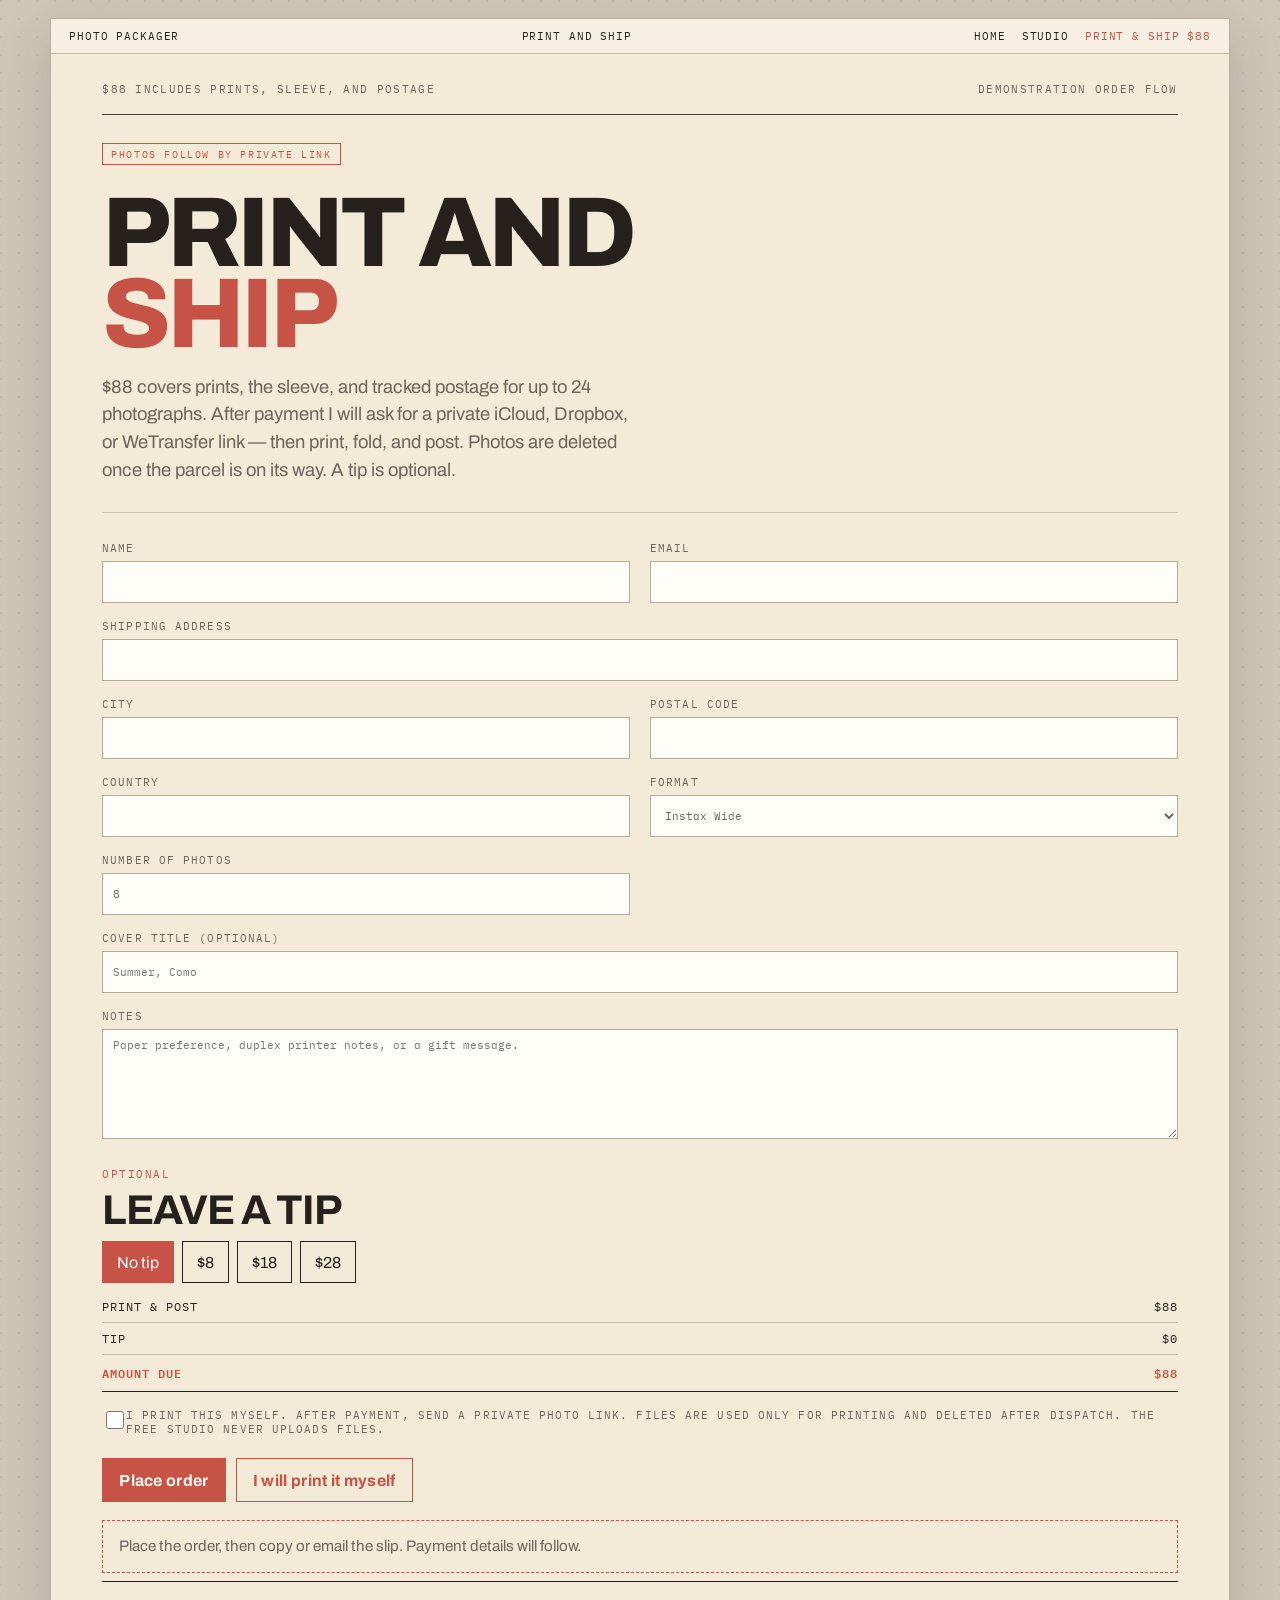
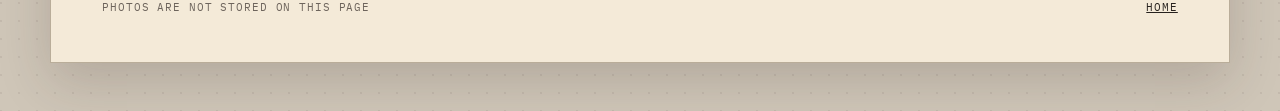
<file: commission.html>
<!doctype html>
<html lang="en">
  <head>
    <meta charset="utf-8" />
    <meta name="viewport" content="width=device-width, initial-scale=1, viewport-fit=cover" />
    <title>Print and ship — Photo Packager</title>
    <meta name="description" content="Have a photo set printed and posted for $88, with an optional tip." />
    <meta name="theme-color" content="#c65345" />
    <meta property="og:title" content="Print and ship — Photo Packager" />
    <meta property="og:description" content="A demonstration order flow for having a photo set printed, packaged and posted." />
    <meta property="og:image" content="./assets/renders/photo-case-closed.png" />
    <link rel="preconnect" href="https://fonts.googleapis.com" />
    <link rel="preconnect" href="https://fonts.gstatic.com" crossorigin />
    <link href="https://fonts.googleapis.com/css2?family=Archivo:wght@400;600;700;800&family=IBM+Plex+Mono:wght@400;500;600;700&display=swap" rel="stylesheet" />
    <link rel="stylesheet" href="./site.css?v=6" />
  </head>
  <body class="site">
    <main class="sheet">
      <header class="site-rail">
        <a href="./">Photo Packager</a>
        <span>Print and ship</span>
        <nav>
          <a href="./">Home</a>
          <a href="./studio.html">Studio</a>
          <a href="./commission.html" aria-current="page">Print &amp; ship $88</a>
        </nav>
      </header>
      <div class="sheet-pad">
        <div class="meta-row">
          <span>$88 includes prints, sleeve, and postage</span>
          <span>Demonstration order flow</span>
        </div>
        <hr class="rule" />
        <p class="stamp">Photos follow by private link</p>
        <h1 class="display" style="font-size:clamp(3.2rem,10vw,6.2rem)">Print and <span>ship</span></h1>
        <p class="lead">$88 covers prints, the sleeve, and tracked postage for up to 24 photographs. After payment I will ask for a private iCloud, Dropbox, or WeTransfer link — then print, fold, and post. Photos are deleted once the parcel is on its way. A tip is optional.</p>

        <hr class="rule thin" />

        <form id="orderForm" class="stack">
          <div class="form-grid">
            <label>Name<input id="name" name="name" autocomplete="name" required /></label>
            <label>Email<input id="email" name="email" type="email" autocomplete="email" required /></label>
            <label class="span-2">Shipping address<input id="address" name="address" autocomplete="street-address" required /></label>
            <label>City<input id="city" name="city" autocomplete="address-level2" required /></label>
            <label>Postal code<input id="postal" name="postal" autocomplete="postal-code" required /></label>
            <label>Country<input id="country" name="country" autocomplete="country-name" required /></label>
            <label>Format
              <select id="format" name="format">
                <option value="instax-wide">Instax Wide</option>
                <option value="instax-mini">Instax Mini</option>
                <option value="4r">4R portrait</option>
                <option value="4r-landscape">4R landscape</option>
                <option value="square">Square</option>
              </select>
            </label>
            <label>Number of photos
              <input id="count" name="count" type="number" min="1" max="24" value="8" required />
            </label>
            <label class="span-2">Cover title (optional)<input id="title" name="title" maxlength="40" placeholder="Summer, Como" /></label>
            <label class="span-2">Notes<textarea id="notes" name="notes" placeholder="Paper preference, duplex printer notes, or a gift message."></textarea></label>
          </div>

          <p class="section-kicker" style="margin-top:28px">Optional</p>
          <h2 class="section">Leave a tip</h2>
          <div class="tips" role="group" aria-label="Tip amount">
            <button class="tip" type="button" data-tip="0" aria-pressed="true">No tip</button>
            <button class="tip" type="button" data-tip="8" aria-pressed="false">$8</button>
            <button class="tip" type="button" data-tip="18" aria-pressed="false">$18</button>
            <button class="tip" type="button" data-tip="28" aria-pressed="false">$28</button>
          </div>

          <div class="totals" aria-live="polite">
            <div><span>Print &amp; post</span><span id="baseTotal">$88</span></div>
            <div><span>Tip</span><span id="tipTotal">$0</span></div>
            <div class="grand"><span>Amount due</span><span id="grandTotal">$88</span></div>
          </div>

          <label class="check span-2">
            <input id="consent" type="checkbox" required />
            <span>I print this myself. After payment, send a private photo link. Files are used only for printing and deleted after dispatch. The free studio never uploads files.</span>
          </label>

          <div class="actions" style="display:flex;flex-wrap:wrap;gap:10px;margin-top:22px">
            <button class="btn" type="submit">Place order</button>
            <a class="btn ghost" href="./studio.html">I will print it myself</a>
          </div>
        </form>

        <p class="notice" id="payNotice">Place the order, then pay if a payment button appears. Send photographs afterwards with a private link — not on this page.</p>

        <section class="accession" id="accession" hidden>
          <p class="stamp">Order</p>
          <h2 id="accessionTitle">Your order</h2>
          <pre class="slip" id="slip"></pre>
          <div class="actions" style="display:flex;flex-wrap:wrap;gap:10px;margin-top:18px">
            <a class="btn" id="payButton" href="#" hidden>Pay now</a>
            <a class="btn ghost" id="mailButton" href="#">Email this slip</a>
            <button class="btn ghost" id="copyButton" type="button">Copy slip</button>
          </div>
        </section>

        <footer class="site-footer">
          <span>Photos are not stored on this page</span>
          <a href="./">Home</a>
        </footer>
      </div>
    </main>
    <script src="./site-config.js"></script>
    <script src="./commission.js?v=3"></script>
  </body>
</html>
</file>
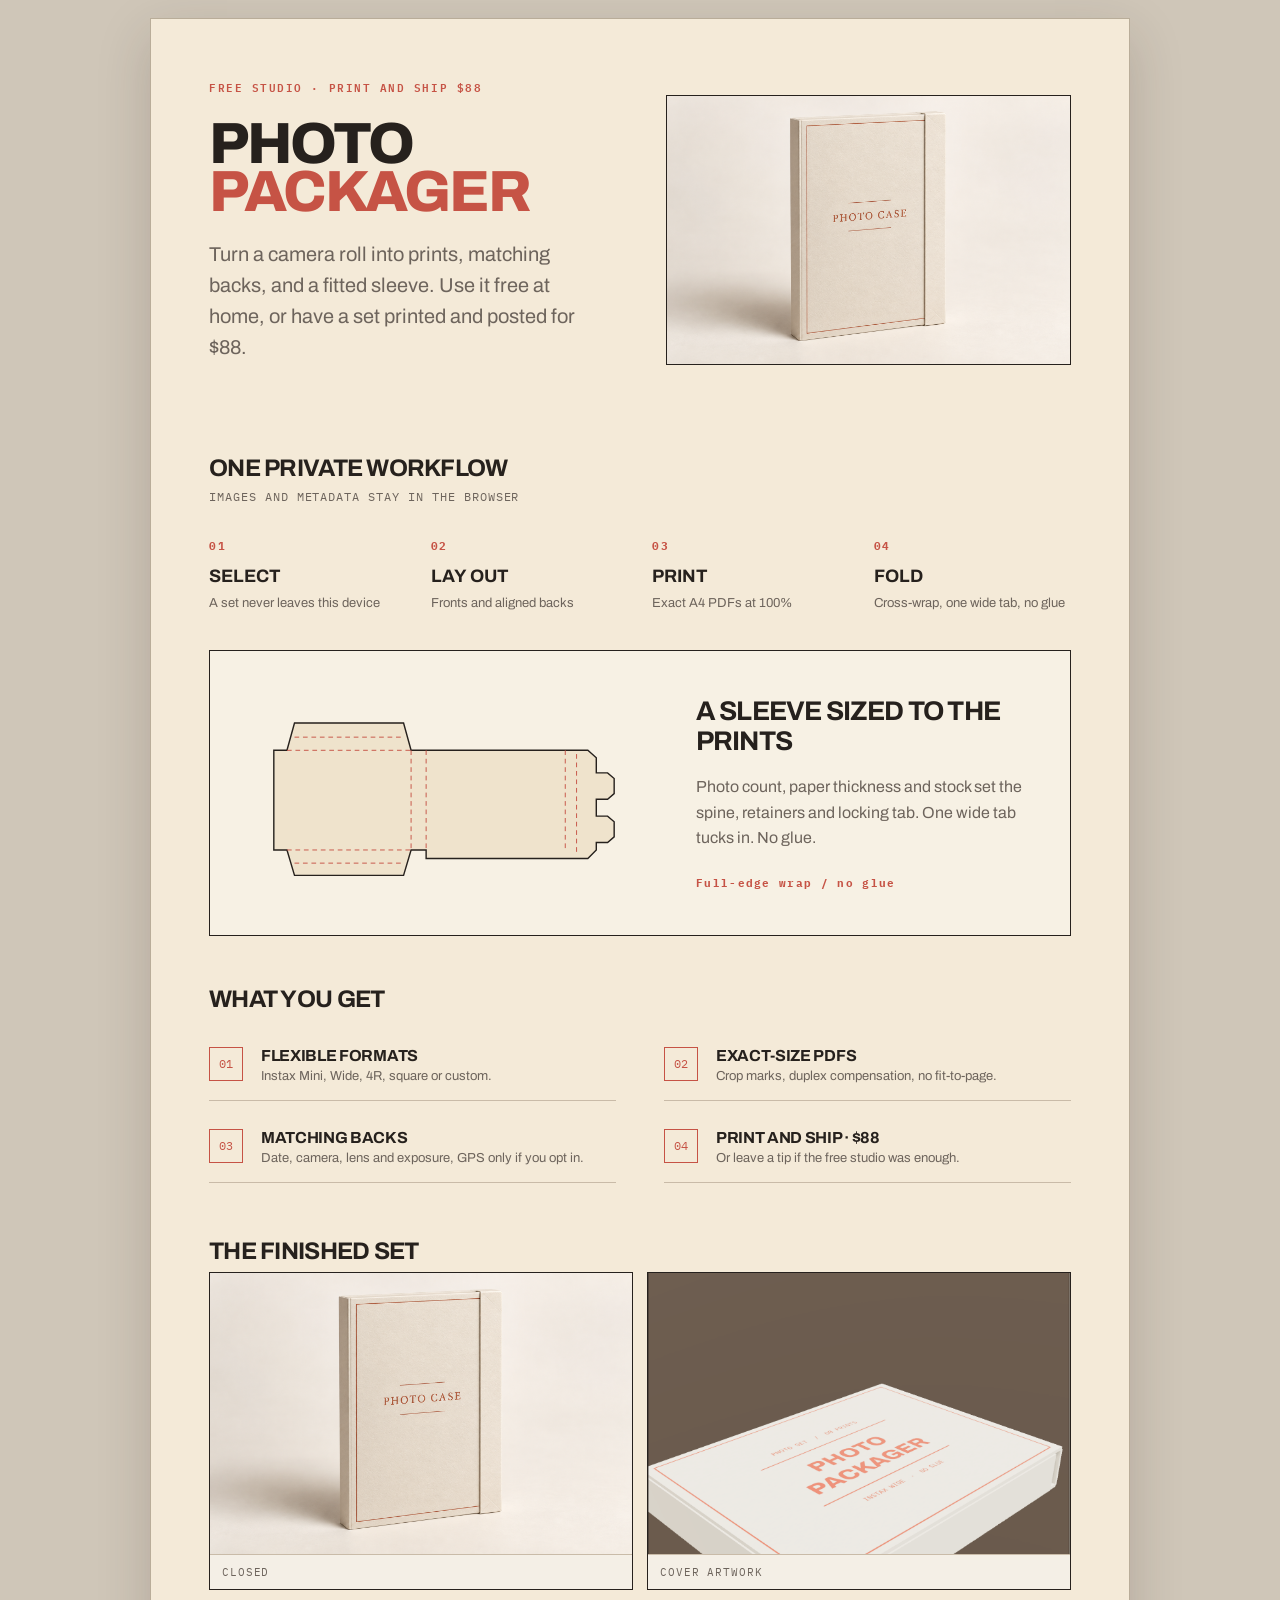
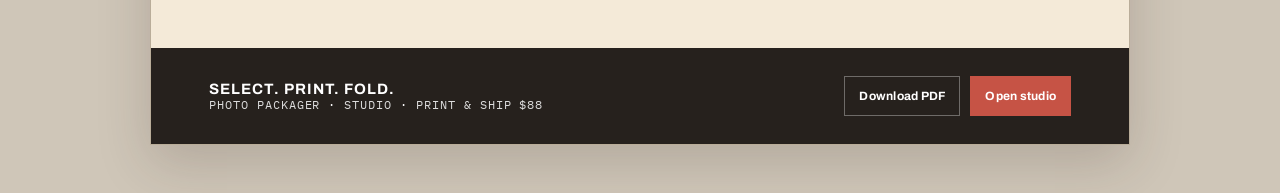
<file: one-pager.html>
<!doctype html>
<html lang="en">
<head>
  <meta charset="utf-8">
  <meta name="viewport" content="width=device-width,initial-scale=1">
  <title>Photo Packager</title>
  <meta name="description" content="Free in-browser prints, matching backs, and a no-glue sleeve — or print and ship for $88." />
  <link rel="preconnect" href="https://fonts.googleapis.com" />
  <link rel="preconnect" href="https://fonts.gstatic.com" crossorigin />
  <link href="https://fonts.googleapis.com/css2?family=Archivo:wght@400;600;700;800&family=IBM+Plex+Mono:wght@400;500;600;700&display=swap" rel="stylesheet" />
  <style>
    :root{--paper:#f4ead8;--cream:#efe3cc;--red:#c65345;--ink:#26211d;--muted:#6d645c;--line:#c9bba8;--sans:"Archivo","Helvetica Neue",Helvetica,Arial,sans-serif;--mono:"IBM Plex Mono",ui-monospace,monospace;font-family:var(--sans)}
    *{box-sizing:border-box}body{margin:0;background:#cfc6b8;color:var(--ink)}
    .page{width:min(100%,980px);min-height:100vh;margin:18px auto 48px;padding:58px;background:var(--paper);border:1px solid #b9ad99;box-shadow:0 18px 50px rgba(48,36,28,.18)}
    .top{display:grid;grid-template-columns:1fr 1fr;gap:52px;align-items:center}
    .eyebrow{color:var(--red);font-family:var(--mono);font-size:11px;font-weight:600;letter-spacing:.14em;text-transform:uppercase}
    .title{font-size:58px;line-height:.82;margin:24px 0;letter-spacing:-.04em;text-transform:uppercase;font-weight:800}
    .title span{display:block;color:var(--red)}
    .lead{font-size:20px;line-height:1.55;color:var(--muted);max-width:390px}
    .hero{display:block;padding:0;overflow:hidden;border:1px solid var(--ink);background:var(--cream)}
    .hero>img{display:block;width:100%;aspect-ratio:1.5;object-fit:cover}
    .workflow{margin:72px 0 40px}.workflow h2,.features h2,.renders h2{font-size:24px;margin:0 0 8px;text-transform:uppercase;letter-spacing:-.03em}
    .sub{color:var(--muted);font-family:var(--mono);font-size:12px;letter-spacing:.08em;text-transform:uppercase}
    .steps{display:grid;grid-template-columns:repeat(4,1fr);gap:24px;margin-top:35px}
    .step b{display:block;color:var(--red);font-family:var(--mono);font-size:11px;letter-spacing:.14em}
    .step strong{display:block;margin:13px 0 7px;font-size:18px;text-transform:uppercase}
    .step span{color:var(--muted);font-size:13px}
    .case-panel{display:grid;grid-template-columns:1.2fr 1fr;gap:46px;align-items:center;margin:35px 0;padding:45px;background:#f7f1e4;border:1px solid var(--ink)}
    .dieline{width:100%}.dieline .cut{fill:var(--cream);stroke:var(--ink);stroke-width:1.5}.dieline .score{fill:none;stroke:var(--red);stroke-width:1;stroke-dasharray:5 4}
    .case-copy h2{font-size:27px;margin:0 0 18px;text-transform:uppercase;letter-spacing:-.03em}
    .case-copy p{color:var(--muted);line-height:1.6}
    .case-copy b{display:block;margin-top:25px;color:var(--red);font-family:var(--mono);font-size:11px;letter-spacing:.12em}
    .features{margin-top:50px}
    .grid{display:grid;grid-template-columns:1fr 1fr;gap:28px 48px;margin-top:35px}
    .feature{display:grid;grid-template-columns:38px 1fr;gap:14px;padding-bottom:17px;border-bottom:1px solid var(--line)}
    .num{display:grid;place-items:center;width:34px;height:34px;border:1px solid var(--red);color:var(--red);font-family:var(--mono);font-size:12px}
    .feature strong{display:block;text-transform:uppercase;letter-spacing:-.02em}
    .feature p{margin:5px 0 0;color:var(--muted);font-size:13px}
    .renders{margin-top:55px}
    .render-grid{display:grid;grid-template-columns:1fr 1fr;gap:14px}
    .render-grid figure{margin:0;border:1px solid var(--ink);background:#f4efe6}
    .render-grid img{display:block;width:100%;aspect-ratio:1.5;object-fit:cover}
    .render-grid figcaption{padding:10px 12px;color:var(--muted);font-family:var(--mono);font-size:11px;letter-spacing:.08em;text-transform:uppercase;border-top:1px solid var(--line)}
    .footer{display:flex;justify-content:space-between;align-items:center;margin:58px -58px -58px;padding:28px 58px;background:var(--ink);color:white;font-family:var(--mono);font-size:12px;letter-spacing:.08em;text-transform:uppercase}
    .footer strong{font-size:15px;font-family:var(--sans)}
    .footer a{color:#ddd;text-decoration:none}
    .actions{display:flex;gap:10px}
    .actions a{display:inline-flex;align-items:center;min-height:40px;padding:0 14px;border:1px solid #ffffff55;color:white;font-weight:700;text-transform:none;letter-spacing:.02em;font-family:var(--sans)}
    .actions a.primary{background:var(--red);border-color:var(--red)}
    @media(max-width:760px){.page{padding:28px}.top,.case-panel{grid-template-columns:1fr}.hero{margin-top:20px}.title{font-size:44px}.steps,.grid,.render-grid{grid-template-columns:1fr 1fr}.footer{margin:42px -28px -28px;padding:24px 28px;display:grid;gap:18px}}
    @media print{body{background:white}.page{box-shadow:none;width:100%;padding:12mm;margin:0;border:0}.footer{margin:12mm -12mm -12mm}.actions{display:none}}
  </style>
</head>
<body>
<main class="page">
  <section class="top">
    <div>
      <div class="eyebrow">Free studio · Print and ship $88</div>
      <h1 class="title">Photo <span>Packager</span></h1>
      <p class="lead">Turn a camera roll into prints, matching backs, and a fitted sleeve. Use it free at home, or have a set printed and posted for $88.</p>
    </div>
    <div class="hero"><img src="./assets/renders/photo-case-closed.png" alt="Closed cream paper sleeve"></div>
  </section>
  <section class="workflow">
    <h2>One private workflow</h2>
    <div class="sub">Images and metadata stay in the browser</div>
    <div class="steps">
      <div class="step"><b>01</b><strong>Select</strong><span>A set never leaves this device</span></div>
      <div class="step"><b>02</b><strong>Lay out</strong><span>Fronts and aligned backs</span></div>
      <div class="step"><b>03</b><strong>Print</strong><span>Exact A4 PDFs at 100%</span></div>
      <div class="step"><b>04</b><strong>Fold</strong><span>Cross-wrap, one wide tab, no glue</span></div>
    </div>
  </section>
  <section class="case-panel">
    <svg class="dieline" viewBox="0 0 420 180" role="img" aria-label="Foldable photo sleeve dieline"><path class="cut" d="M20 45H34L42 16H158L166 45H182V45H330H354L363 53V69H375L382 75V91L375 97H363V115H375L382 121V137L375 143H363V151L354 160H330H182V151H166L158 178H42L34 151H20Z"/><path class="score" d="M34 45H166M42 31H158M34 151H166M42 165H158M166 45V151M182 45V151M330 45V151M342 49V156"/></svg>
    <div class="case-copy">
      <h2>A sleeve sized to the prints</h2>
      <p>Photo count, paper thickness and stock set the spine, retainers and locking tab. One wide tab tucks in. No glue.</p>
      <b>Full-edge wrap / no glue</b>
    </div>
  </section>
  <section class="features">
    <h2>What you get</h2>
    <div class="grid">
      <div class="feature"><span class="num">01</span><div><strong>Flexible formats</strong><p>Instax Mini, Wide, 4R, square or custom.</p></div></div>
      <div class="feature"><span class="num">02</span><div><strong>Exact-size PDFs</strong><p>Crop marks, duplex compensation, no fit-to-page.</p></div></div>
      <div class="feature"><span class="num">03</span><div><strong>Matching backs</strong><p>Date, camera, lens and exposure, GPS only if you opt in.</p></div></div>
      <div class="feature"><span class="num">04</span><div><strong>Print and ship · $88</strong><p>Or leave a tip if the free studio was enough.</p></div></div>
    </div>
  </section>
  <section class="renders">
    <h2>The finished set</h2>
    <div class="render-grid">
      <figure><img src="./assets/renders/photo-case-closed.png" alt="Closed wrap"><figcaption>Closed</figcaption></figure>
      <figure><img src="./assets/package-three-quarter.png" alt="Closed wrap with cover artwork"><figcaption>Cover artwork</figcaption></figure>
    </div>
  </section>
  <footer class="footer">
    <div><strong>Select. Print. Fold.</strong><br><a href="./">Photo Packager</a> · <a href="./studio.html">Studio</a> · <a href="./commission.html">Print &amp; ship $88</a></div>
    <div class="actions"><a href="./output/pdf/photo-case-studio-one-pager.pdf">Download PDF</a><a class="primary" href="./studio.html">Open studio</a></div>
  </footer>
</main>
</body>
</html>
</file>
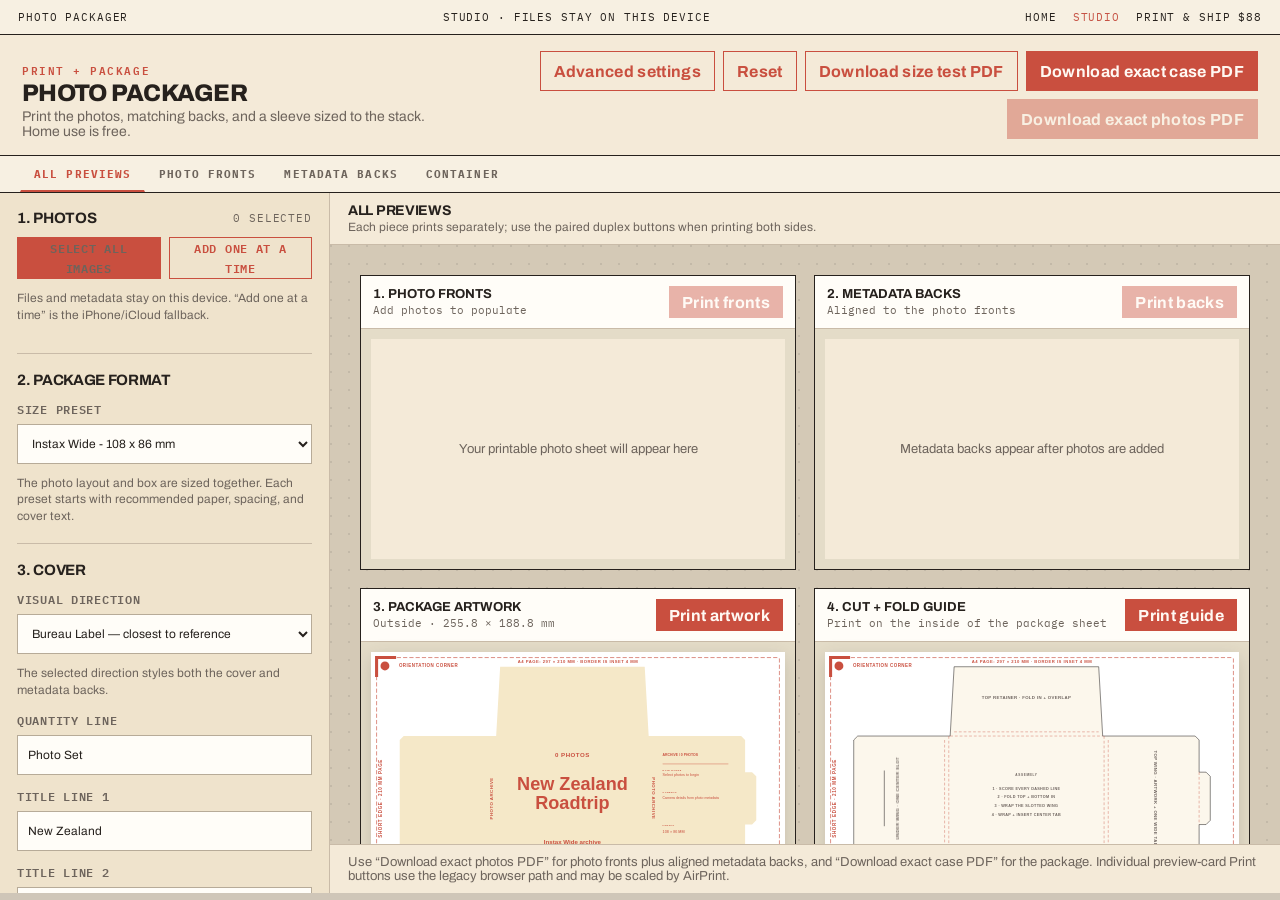
<file: studio.html>
<!doctype html>
<html lang="en">
  <head>
    <meta charset="utf-8" />
    <meta name="viewport" content="width=device-width, initial-scale=1, viewport-fit=cover" />
    <title>Studio — Photo Packager</title>
    <meta name="description" content="Turn photo sets into printable photographs, metadata backs, and fitted no-glue packages." />
    <meta name="theme-color" content="#c65345" />
    <meta property="og:title" content="Studio — Photo Packager" />
    <meta property="og:description" content="Free in-browser studio. Files stay on this device." />
    <meta property="og:image" content="./assets/renders/photo-case-closed.png" />
    <link rel="preconnect" href="https://fonts.googleapis.com" />
    <link rel="preconnect" href="https://fonts.gstatic.com" crossorigin />
    <link href="https://fonts.googleapis.com/css2?family=Archivo:wght@400;600;700;800&family=IBM+Plex+Mono:wght@400;500;600;700&display=swap" rel="stylesheet" />
    <link rel="stylesheet" href="./site.css?v=6" />
    <link rel="stylesheet" href="./styles.css?v=10" />
  </head>
  <body>
    <header class="site-rail studio-rail">
      <a href="./">Photo Packager</a>
      <span>Studio · files stay on this device</span>
      <nav>
        <a href="./">Home</a>
        <a href="./studio.html" aria-current="page">Studio</a>
        <a href="./commission.html">Print &amp; ship $88</a>
        <a data-tip-jar hidden href="#">Leave a tip</a>
      </nav>
    </header>
    <main class="app-shell">
      <header class="toolbar">
        <div class="brand">
          <p class="eyebrow">Print + package</p>
          <h1>Photo Packager</h1>
          <p>Print the photos, matching backs, and a sleeve sized to the stack. Home use is free.</p>
        </div>
        <div class="actions">
          <button id="advancedButton" class="secondary" type="button">Advanced settings</button>
          <button id="resetButton" class="secondary" type="button">Reset</button>
          <button id="printCalibrationButton" class="secondary" type="button">Download size test PDF</button>
          <button id="downloadCasePdfButton" type="button">Download exact case PDF</button>
          <button id="downloadButton" class="secondary advanced-only" type="button">Download case SVG</button>
          <button id="printCurrentButton" class="secondary advanced-only" type="button">Print current view</button>
          <button id="printCaseDuplexButton" class="secondary advanced-only" type="button">Browser-print case (may scale)</button>
          <button id="printDuplexButton" type="button">Download exact photos PDF</button>
        </div>
      </header>

      <nav class="view-tabs" aria-label="Preview">
        <button class="active" data-view="overview" type="button">All previews</button>
        <button data-view="fronts" type="button">Photo fronts</button>
        <button data-view="backs" type="button">Metadata backs</button>
        <button data-view="case" type="button">Container</button>
      </nav>

      <section class="workspace">
        <aside class="controls" aria-label="Project settings">
          <section class="control-group import-group">
            <div class="section-heading"><h2>1. Photos</h2><span id="photoCount">0 selected</span></div>
            <div class="file-options">
              <label class="file-button"><input id="photoInput" type="file" accept="image/*" multiple />Select all images</label>
              <label class="file-button alternate"><input id="singlePhotoInput" type="file" accept="image/*" />Add one at a time</label>
            </div>
            <p id="pickerStatus" class="privacy-note">Files and metadata stay on this device. “Add one at a time” is the iPhone/iCloud fallback.</p>
            <div id="photoList" class="photo-list"></div>
          </section>

          <section class="control-group">
            <h2>2. Package format</h2>
            <label>Size preset
              <select id="sizePreset">
                <option value="instax-mini">Instax Mini - 54 x 86 mm</option>
                <option value="instax-wide" selected>Instax Wide - 108 x 86 mm</option>
                <option value="4r">4R portrait - 102 x 152 mm (A4 case compatible)</option>
                <option value="4r-landscape">4R landscape - 152 x 102 mm</option>
                <option value="square">Square - 86 x 86 mm</option>
                <option value="custom">Custom</option>
              </select>
            </label>
            <p class="privacy-note">The photo layout and box are sized together. Each preset starts with recommended paper, spacing, and cover text.</p>
            <div class="inline-fields advanced-only">
              <label>Width (mm)<input id="photoWidth" type="number" min="30" max="190" step="0.5" value="108" /></label>
              <label>Height (mm)<input id="photoHeight" type="number" min="30" max="190" step="0.5" value="86" /></label>
            </div>
            <label class="advanced-only">Crop
              <select id="cropMode"><option value="cover" selected>Fill and crop</option><option value="contain">Show whole image</option></select>
            </label>
            <label class="advanced-only">Photo material
              <select id="photoMaterial">
                <option value="0.10">Plain paper - approx. 0.10 mm</option>
                <option value="0.20">Matte photo paper - approx. 0.20 mm</option>
                <option value="0.24" selected>Glossy photo paper - approx. 0.24 mm</option>
                <option value="0.28">Instant-film print - approx. 0.28 mm</option>
                <option value="custom">Custom thickness</option>
              </select>
            </label>
            <label id="photoThicknessLabel" class="hidden advanced-only">Thickness per photo (mm)<input id="photoThickness" type="number" min="0.05" max="1" step="0.01" value="0.24" /></label>
          </section>

          <section class="control-group advanced-only">
            <h2>3. Output sheet</h2>
            <label>Paper size
              <select id="sheetSize"><option value="a4" selected>A4 - 297 x 210 mm</option><option value="4r">4R borderless - 102 x 152 mm</option><option value="6r">6R - 203 x 152 mm</option></select>
            </label>
            <label>Printer paper
              <select id="printPaper"><option value="plain">Plain</option><option value="matte">Photo matte</option><option value="glossy" selected>Photo glossy</option></select>
            </label>
            <label>How you turn the finished photo
              <select id="backOrientation"><option value="epson-left-right" selected>Epson L6170 / AirPrint - left to right</option><option value="left-right">Standard duplex - left to right</option><option value="top-bottom">Standard duplex - top to bottom</option></select>
            </label>
            <p class="privacy-note">Epson/AirPrint mode pre-rotates the metadata page 180° to cancel the opposite-edge flip produced by the L6170. It will look upside down in the PDF but print upright behind the photo.</p>
            <label class="check"><input id="autoPhotoOrientation" type="checkbox" checked /> Match each print to the photo’s portrait or landscape orientation</label>
            <p class="privacy-note">Portrait files use a portrait print frame; landscape files use a landscape frame. The metadata top edge follows the image top edge.</p>
            <label class="check"><input id="showPrintGuides" type="checkbox" checked /> Show A4 orientation guide in preview</label>
            <div class="inline-fields">
              <label>Margin (mm)<input id="pageMargin" type="number" min="0" max="20" step="1" value="6" /></label>
              <label>Gap (mm)<input id="photoGap" type="number" min="0" max="15" step="1" value="4" /></label>
            </div>
            <div class="inline-fields">
              <label>Back X correction (mm)<input id="backOffsetX" type="number" min="-10" max="10" step="0.25" value="0" /></label>
              <label>Back Y correction (mm)<input id="backOffsetY" type="number" min="-10" max="10" step="0.25" value="0" /></label>
            </div>
            <p class="privacy-note">After a test print, use these corrections only for a consistent printer feed offset. Positive values move metadata right or down.</p>
          </section>

          <section class="control-group advanced-only">
            <h2>4. Metadata backs</h2>
            <label class="check"><input id="metaDate" type="checkbox" checked /> Date taken</label>
            <label class="check"><input id="metaCamera" type="checkbox" checked /> Camera and lens</label>
            <label class="check"><input id="metaExposure" type="checkbox" checked /> Shutter, aperture, ISO and focal length</label>
            <label class="check"><input id="metaLocation" type="checkbox" /> GPS coordinates, when embedded</label>
            <label class="check"><input id="metaFilename" type="checkbox" checked /> Filename</label>
            <label class="check"><input id="metaPixels" type="checkbox" /> Pixel dimensions</label>
            <p class="privacy-note">GPS is opt-in and processed locally. Coordinates are never sent to a map or geocoding service.</p>
          </section>

          <section class="control-group">
            <h2>3. Cover</h2>
            <label>Visual direction
              <select id="designStyle">
                <option value="bureau" selected>Bureau Label — closest to reference</option>
                <option value="museum">Museum Archive — quiet and editorial</option>
                <option value="contact">Contact Sheet — graphic and technical</option>
              </select>
            </label>
            <p class="privacy-note">The selected direction styles both the cover and metadata backs.</p>
            <label class="advanced-only">Container preview
              <select id="casePreviewFace"><option value="outside" selected>Outside artwork</option><option value="inside">Inside cut + fold guides</option></select>
            </label>
            <label class="check advanced-only"><input id="printCoverArtwork" type="checkbox" checked /> Print cover artwork</label>
            <label class="check advanced-only"><input id="showPhotoCount" type="checkbox" checked /> Show number of photos</label>
            <label class="check advanced-only"><input id="printSideArtwork" type="checkbox" checked /> Print on box sides</label>
            <label class="check advanced-only"><input id="showFoldInstructions" type="checkbox" checked /> Show numbered folding instructions inside</label>
            <label class="advanced-only">Side label<input id="sideLabel" maxlength="36" value="PHOTO ARCHIVE" /></label>
            <label class="advanced-only">Container stock
              <select id="caseMaterial">
                <option value="0.16">120 gsm - approx. 0.16 mm</option>
                <option value="0.21" selected>160 gsm - approx. 0.21 mm</option>
                <option value="0.27">200 gsm - approx. 0.27 mm</option>
                <option value="0.32">250 gsm - approx. 0.32 mm</option>
                <option value="custom">Custom caliper</option>
              </select>
            </label>
            <label id="caseThicknessLabel" class="hidden advanced-only">Stock thickness (mm)<input id="caseThickness" type="number" min="0.1" max="1" step="0.01" value="0.21" /></label>
            <label>Quantity line<input id="quantity" maxlength="30" value="Photo Set" /></label>
            <label>Title line 1<input id="titleOne" maxlength="30" value="New Zealand" /></label>
            <label>Title line 2<input id="titleTwo" maxlength="30" value="Roadtrip" /></label>
            <label>Subtitle<input id="subtitle" maxlength="40" value="Instax Wide archive" /></label>
            <div class="inline-fields colours advanced-only">
              <label>Paper<input id="paperColor" type="color" value="#f5e8c8" /></label>
              <label>Ink<input id="inkColor" type="color" value="#c94f3f" /></label>
            </div>
          </section>
        </aside>

        <section class="preview" aria-label="Printable preview">
          <div class="preview-header">
            <div><strong id="previewTitle">Photo fronts</strong><span id="previewSummary">Select photos to begin</span></div>
            <div class="page-nav"><button id="prevPage" type="button" aria-label="Previous page">←</button><span id="pageIndicator">1 / 1</span><button id="nextPage" type="button" aria-label="Next page">→</button></div>
          </div>
          <div class="sheet-stage"><div id="sheetViewport" class="sheet-viewport"></div></div>
          <div id="fitMessage" class="fit-message" aria-live="polite"></div>
        </section>
      </section>
    </main>
    <dialog id="advancedDialog" aria-labelledby="advancedTitle">
      <div class="dialog-header"><div><p class="eyebrow">Fine tuning</p><h2 id="advancedTitle">Advanced settings</h2></div><button id="closeAdvancedButton" class="secondary" type="button">Done</button></div>
      <div id="advancedBody" class="advanced-body"></div>
    </dialog>
    <aside id="tipToast" class="tip-toast" hidden>
      <p class="stamp">Optional</p>
      <p>The studio is free. A tip is welcome if it was useful.</p>
      <div class="actions">
        <a class="btn" data-tip-jar-link href="#">Leave a tip</a>
        <button id="dismissTipToast" class="secondary" type="button">Maybe later</button>
      </div>
    </aside>
    <div id="printRoot" aria-hidden="true"></div>
    <script src="./site-config.js"></script>
    <script src="./site-tip.js"></script>
    <script src="./app.js?v=29"></script>
  </body>
</html>
</file>
<file: site.css>
:root {
  --board: #cfc6b8;
  --paper: #f4ead8;
  --paper-2: #efe3cc;
  --ink: #26211d;
  --muted: #6d645c;
  --rule: #c9bba8;
  --vermilion: #c65345;
  --stamp: #c65345;
  --sans: "Archivo", "Helvetica Neue", Helvetica, Arial, sans-serif;
  --mono: "IBM Plex Mono", ui-monospace, "Courier New", monospace;
  color-scheme: light;
}
* { box-sizing: border-box; }
html { scroll-behavior: smooth; }
body.site {
  margin: 0;
  min-height: 100vh;
  color: var(--ink);
  background:
    radial-gradient(circle at 1px 1px, rgba(60, 45, 35, .08) 1px, transparent 0) 0 0 / 18px 18px,
    var(--board);
  font-family: var(--sans);
  font-feature-settings: "ss01" 1, "kern" 1;
  -webkit-font-smoothing: antialiased;
}
a { color: inherit; }
[hidden] { display: none !important; }
img { max-width: 100%; display: block; }
button, input, select, textarea { font: inherit; color: inherit; }
.sheet {
  width: min(1180px, calc(100% - 28px));
  margin: 18px auto 48px;
  background: var(--paper);
  border: 1px solid #b9ad99;
  box-shadow: 0 18px 50px rgba(48, 36, 28, .18);
}
.site-rail {
  display: flex;
  align-items: baseline;
  justify-content: space-between;
  gap: 16px;
  flex-wrap: wrap;
  padding: 10px 18px;
  border-bottom: 1px solid var(--rule);
  background: #f7f0e2;
  font-family: var(--mono);
  font-size: 11px;
  letter-spacing: .08em;
  text-transform: uppercase;
}
.site-rail a { text-decoration: none; }
.site-rail nav { display: flex; gap: 16px; flex-wrap: wrap; }
.site-rail nav a[aria-current="page"] { color: var(--vermilion); }
.sheet-pad { padding: 28px clamp(20px, 4vw, 56px) 48px; }
.meta-row, .label-row {
  display: flex;
  justify-content: space-between;
  gap: 18px;
  flex-wrap: wrap;
  font-family: var(--mono);
  font-size: 11px;
  letter-spacing: .12em;
  text-transform: uppercase;
  color: var(--muted);
}
.rule { border: 0; height: 1px; background: var(--ink); margin: 18px 0; opacity: .85; }
.rule.thin { background: var(--rule); margin: 28px 0; }
.stamp {
  display: inline-block;
  padding: 4px 8px 3px;
  border: 1.5px solid var(--vermilion);
  color: var(--vermilion);
  font-family: var(--mono);
  font-size: 10px;
  letter-spacing: .16em;
  text-transform: uppercase;
}
.display {
  margin: 18px 0 8px;
  font-size: clamp(4.4rem, 13vw, 9.4rem);
  line-height: .82;
  letter-spacing: -.04em;
  font-weight: 800;
  text-transform: uppercase;
}
.display span { display: block; color: var(--vermilion); }
.lead {
  max-width: 34rem;
  margin: 18px 0 0;
  font-size: 1.15rem;
  line-height: 1.5;
  color: var(--muted);
}
.hero {
  margin-top: 28px;
}
.intro-actions { display: flex; flex-wrap: wrap; gap: 10px; margin: 22px 0 0; }
.btn {
  display: inline-flex;
  align-items: center;
  justify-content: center;
  min-height: 44px;
  padding: 0 16px;
  border: 1px solid var(--vermilion);
  background: var(--vermilion);
  color: #fff8f2;
  text-decoration: none;
  font-weight: 700;
  letter-spacing: .02em;
}
.btn.ghost { background: transparent; color: var(--vermilion); }
.btn:hover { filter: brightness(.96); }
.viewport {
  position: relative;
  height: min(78vh, 740px);
  min-height: 520px;
  background: #4a4038;
  border: 1px solid var(--ink);
  overflow: hidden;
}
.viewport canvas { position: absolute; inset: 0; display: block; width: 100%; height: 100%; image-rendering: auto; }
.viewport-frame {
  position: absolute;
  inset: 10px;
  border: 1px solid rgba(244, 234, 216, .35);
  pointer-events: none;
}
.viewport-meta {
  position: absolute;
  left: 16px;
  right: 16px;
  display: flex;
  justify-content: space-between;
  gap: 12px;
  font-family: var(--mono);
  font-size: 10px;
  letter-spacing: .14em;
  text-transform: uppercase;
  color: #f4ead8;
  pointer-events: none;
}
.viewport-meta.top { top: 16px; }
.viewport-meta.bottom { bottom: 16px; align-items: end; }
#sceneStage { color: var(--vermilion); font-weight: 600; }
.viewport-note {
  position: absolute;
  left: 16px;
  bottom: 40px;
  max-width: 16rem;
  font-family: var(--mono);
  font-size: 11px;
  line-height: 1.4;
  color: var(--muted);
  pointer-events: none;
}
.fallback {
  display: none;
  height: 100%;
  min-height: 460px;
  padding: 24px;
  background: #4a4038;
}
.fallback img { width: 100%; height: 100%; object-fit: cover; }
.two {
  display: grid;
  grid-template-columns: 1fr 1fr;
  gap: 0;
  border-top: 1px solid var(--ink);
  border-bottom: 1px solid var(--ink);
}
.card {
  padding: 28px 0 8px;
}
.card + .card { padding-left: 36px; border-left: 1px solid var(--rule); }
.card h2 {
  margin: 8px 0 10px;
  font-size: clamp(1.85rem, 4vw, 3rem);
  line-height: .9;
  letter-spacing: -.03em;
  text-transform: uppercase;
}
.card p { margin: 0 0 16px; color: var(--muted); line-height: 1.5; }
.price {
  font-family: var(--mono);
  font-size: 12px;
  letter-spacing: .14em;
  text-transform: uppercase;
  color: var(--vermilion);
}
.steps {
  display: grid;
  grid-template-columns: repeat(4, 1fr);
  gap: 22px;
}
.step b {
  display: block;
  color: var(--vermilion);
  font-family: var(--mono);
  font-size: 11px;
  letter-spacing: .14em;
}
.step strong {
  display: block;
  margin: 10px 0 8px;
  font-size: 1.35rem;
  text-transform: uppercase;
  letter-spacing: -.02em;
}
.step span { color: var(--muted); font-size: .95rem; line-height: 1.45; }
.specimen {
  display: grid;
  grid-template-columns: 1.15fr .85fr;
  gap: 32px;
  align-items: center;
}
.specimen figure { margin: 0; border: 1px solid var(--ink); background: #efe6d4; }
.specimen img, .specimen svg { width: 100%; aspect-ratio: 3 / 2; object-fit: contain; background: #4a4038; display: block; }
.specimen figcaption {
  padding: 10px 12px;
  border-top: 1px solid var(--rule);
  font-family: var(--mono);
  font-size: 11px;
  letter-spacing: .08em;
  text-transform: uppercase;
  color: var(--muted);
}
.labels {
  display: grid;
  gap: 14px;
}
.museum-label {
  padding: 14px 16px;
  border: 1px solid var(--ink);
  background: #f7f1e4;
}
.museum-label small {
  display: block;
  font-family: var(--mono);
  font-size: 10px;
  letter-spacing: .14em;
  text-transform: uppercase;
  color: var(--vermilion);
}
.museum-label strong { display: block; margin: 6px 0 4px; font-size: 1.05rem; }
.museum-label p { margin: 0; color: var(--muted); font-size: .92rem; line-height: 1.45; }
.site-footer {
  display: flex;
  justify-content: space-between;
  gap: 18px;
  flex-wrap: wrap;
  margin-top: 8px;
  padding-top: 18px;
  border-top: 1px solid var(--ink);
  font-family: var(--mono);
  font-size: 11px;
  letter-spacing: .08em;
  text-transform: uppercase;
  color: var(--muted);
}
.site-footer a { color: var(--ink); }
h2.section {
  margin: 0 0 8px;
  font-size: clamp(1.8rem, 4vw, 2.6rem);
  text-transform: uppercase;
  letter-spacing: -.03em;
}
.section-kicker {
  margin: 0 0 6px;
  font-family: var(--mono);
  font-size: 11px;
  letter-spacing: .14em;
  text-transform: uppercase;
  color: var(--vermilion);
}

.form-grid { display: grid; grid-template-columns: 1fr 1fr; gap: 16px 20px; }
.form-grid label, .stack label {
  display: grid;
  gap: 6px;
  font-family: var(--mono);
  font-size: 11px;
  letter-spacing: .1em;
  text-transform: uppercase;
  color: var(--muted);
}
.span-2 { grid-column: 1 / -1; }
input, select, textarea {
  width: 100%;
  min-height: 42px;
  padding: 8px 10px;
  border: 1px solid #b7ab98;
  background: #fffdf8;
  border-radius: 0;
}
textarea { min-height: 110px; resize: vertical; }
.tips { display: flex; flex-wrap: wrap; gap: 8px; }
.tip {
  min-height: 42px;
  padding: 0 14px;
  border: 1px solid var(--ink);
  background: transparent;
  cursor: pointer;
}
.tip[aria-pressed="true"] {
  background: var(--vermilion);
  border-color: var(--vermilion);
  color: #fff;
}
.totals {
  display: grid;
  gap: 8px;
  padding: 16px 0;
  font-family: var(--mono);
  font-size: 12px;
  letter-spacing: .08em;
  text-transform: uppercase;
}
.totals div { display: flex; justify-content: space-between; gap: 12px; border-bottom: 1px solid var(--rule); padding-bottom: 8px; }
.totals .grand { color: var(--vermilion); border-bottom-color: var(--ink); font-weight: 600; }
.notice {
  margin: 18px 0 0;
  padding: 14px 16px;
  border: 1px dashed var(--vermilion);
  color: var(--muted);
  font-size: .95rem;
  line-height: 1.5;
}
.accession {
  display: none;
  margin-top: 28px;
  padding: 22px;
  border: 1px solid var(--ink);
  background: #fffdf8;
}
.accession h2 { margin: 0 0 8px; text-transform: uppercase; }
.slip { white-space: pre-wrap; font-family: var(--mono); font-size: 12px; line-height: 1.55; }
.check {
  display: grid !important;
  grid-template-columns: 18px 1fr;
  align-items: start;
  gap: 10px;
  text-transform: none;
  letter-spacing: 0;
  font-family: var(--sans);
  font-size: .92rem;
  color: var(--ink);
}
.check input { width: 18px; height: 18px; min-height: 0; accent-color: var(--vermilion); }

.tip-toast {
  position: fixed;
  right: 18px;
  bottom: 18px;
  z-index: 40;
  width: min(360px, calc(100vw - 28px));
  padding: 16px;
  border: 1px solid var(--ink);
  background: var(--paper);
  box-shadow: 0 12px 40px rgba(48, 36, 28, .2);
}
.tip-toast .stamp { margin-bottom: 8px; }
.tip-toast p { margin: 0 0 12px; color: var(--muted); font-size: .95rem; line-height: 1.45; }
.tip-toast .actions { display: flex; flex-wrap: wrap; gap: 8px; }
.museum-label .btn { margin-top: 12px; }

@media (max-width: 860px) {
  .two, .steps, .specimen, .form-grid { grid-template-columns: 1fr; }
  .card + .card { padding-left: 0; border-left: 0; border-top: 1px solid var(--rule); }
  .display { font-size: clamp(3.4rem, 18vw, 5.6rem); }
  .viewport, .fallback { min-height: 460px; height: min(70vh, 640px); }
}
@media (prefers-reduced-motion: reduce) {
  html { scroll-behavior: auto; }
}
</file>
<file: styles.css>
:root {
  color-scheme: light;
  --accent: var(--vermilion, #c65345);
  --ink: #26211d;
  --muted: #6d645c;
  --line: #c9bba8;
  --panel: #efe3cc;
  --paper: #f4ead8;
  --sans: "Archivo", "Helvetica Neue", Helvetica, Arial, sans-serif;
  --mono: "IBM Plex Mono", ui-monospace, "Courier New", monospace;
  font-family: var(--sans);
}
* { box-sizing: border-box; }
body {
  margin: 0;
  min-height: 100vh;
  color: var(--ink);
  background:
    radial-gradient(circle at 1px 1px, rgba(60, 45, 35, .08) 1px, transparent 0) 0 0 / 18px 18px,
    var(--board, #cfc6b8);
  font-family: var(--sans);
  font-feature-settings: "ss01" 1, "kern" 1;
  -webkit-font-smoothing: antialiased;
}
button, input, select { font: inherit; }
.app-shell { min-height: 0; display: grid; grid-template-rows: auto auto 1fr; }
.toolbar {
  display: flex;
  justify-content: space-between;
  gap: 24px;
  align-items: end;
  padding: 16px max(22px, env(safe-area-inset-right)) 16px max(22px, env(safe-area-inset-left));
  border-bottom: 1px solid var(--ink);
  background: var(--paper);
}
.brand h1 { margin: 2px 0 3px; font-size: 24px; line-height: 1.05; letter-spacing: -.03em; text-transform: uppercase; font-weight: 800; }
.brand > p:last-child { margin: 0; max-width: 690px; color: var(--muted); font-size: 14px; }
.eyebrow {
  margin: 0;
  color: var(--accent);
  font-family: var(--mono);
  font-size: 11px;
  font-weight: 600;
  letter-spacing: .14em;
  text-transform: uppercase;
}
.actions { display: flex; gap: 8px; flex-wrap: wrap; justify-content: flex-end; }
button, .file-button {
  min-height: 40px;
  padding: 0 13px;
  border: 1px solid var(--accent);
  border-radius: 0;
  background: var(--accent);
  color: #fff8f2;
  font-weight: 700;
  letter-spacing: .02em;
  cursor: pointer;
}
button.secondary { background: transparent; color: var(--accent); }
button:disabled { cursor: not-allowed; opacity: .42; }
.view-tabs {
  display: flex;
  gap: 0;
  padding: 0 20px;
  border-bottom: 1px solid var(--ink);
  background: #f7f0e2;
}
.view-tabs button {
  min-height: 36px;
  background: transparent;
  color: var(--muted);
  border-color: transparent;
  border-bottom: 2px solid transparent;
  font-family: var(--mono);
  font-size: 11px;
  letter-spacing: .1em;
  text-transform: uppercase;
}
.view-tabs button.active { color: var(--accent); border-bottom-color: var(--accent); }
.workspace { min-height: 0; display: grid; grid-template-columns: 330px 1fr; }
.controls { min-height: 0; overflow: auto; padding: 17px; border-right: 1px solid var(--line); background: var(--panel); }
.control-group { display: grid; gap: 11px; padding: 0 0 18px; margin: 0 0 18px; border-bottom: 1px solid var(--line); }
.control-group h2 { margin: 0; font-size: 15px; text-transform: uppercase; letter-spacing: -.02em; }
.section-heading { display: flex; justify-content: space-between; align-items: center; }
.section-heading span { color: var(--muted); font-family: var(--mono); font-size: 11px; letter-spacing: .08em; text-transform: uppercase; }
.control-group label { display: grid; gap: 5px; color: var(--muted); font-size: 12px; font-weight: 600; font-family: var(--mono); letter-spacing: .06em; text-transform: uppercase; }
input, select {
  width: 100%;
  min-height: 40px;
  padding: 8px 10px;
  border: 1px solid #b7ab98;
  border-radius: 0;
  background: #fffdf8;
  color: var(--ink);
  text-transform: none;
  letter-spacing: 0;
  font-family: var(--sans);
  font-weight: 400;
}
input[type=color] { padding: 4px; cursor: pointer; }
.file-button { display: flex; align-items: center; justify-content: center; }
.file-button input { position: absolute; width: 1px; height: 1px; opacity: 0; pointer-events: none; }
.inline-fields { display: grid; grid-template-columns: 1fr 1fr; gap: 9px; }
.check { grid-template-columns: auto 1fr !important; align-items: center; justify-content: start; text-transform: none; letter-spacing: 0; font-family: var(--sans); font-weight: 400; }
.check input { width: 18px; height: 18px; min-height: 0; padding: 0; accent-color: var(--accent); }
.privacy-note { margin: 0; color: var(--muted); font-size: 12px; line-height: 1.4; font-family: var(--sans); letter-spacing: 0; text-transform: none; font-weight: 400; }
.hidden { display: none !important; }
.photo-list { display: grid; gap: 7px; max-height: 270px; overflow: auto; }
.photo-item {
  display: grid;
  grid-template-columns: 48px 1fr auto;
  gap: 9px;
  align-items: center;
  padding: 6px;
  border: 1px solid var(--line);
  background: #fffdf8;
}
.photo-item img { width: 48px; height: 40px; object-fit: cover; background: #ddd; }
.photo-copy { min-width: 0; }
.photo-copy strong, .photo-copy span { display: block; overflow: hidden; text-overflow: ellipsis; white-space: nowrap; }
.photo-copy strong { font-size: 12px; }
.photo-copy span { margin-top: 2px; color: var(--muted); font-size: 11px; font-family: var(--mono); }
.photo-item button { min-height: 30px; width: 30px; padding: 0; background: #fff; color: var(--muted); border-color: var(--line); }
.preview { min-width: 0; min-height: 0; display: grid; grid-template-rows: auto 1fr auto; }
.preview-header {
  display: flex;
  justify-content: space-between;
  align-items: center;
  gap: 20px;
  padding: 10px 18px;
  border-bottom: 1px solid var(--line);
  background: var(--paper);
}
.preview-header > div:first-child { display: grid; gap: 2px; }
.preview-header strong { font-size: 14px; text-transform: uppercase; letter-spacing: -.02em; }
.preview-header span { color: var(--muted); font-size: 12px; }
.page-nav { display: flex; align-items: center; gap: 8px; font-family: var(--mono); font-size: 11px; }
.page-nav button { min-height: 32px; width: 34px; padding: 0; background: transparent; color: var(--accent); }
.sheet-stage {
  min-height: 0;
  display: grid;
  place-items: center;
  overflow: auto;
  padding: 28px;
  background:
    radial-gradient(circle at 1px 1px, rgba(0,0,0,.08) 1px, transparent 0) 0 0 / 18px 18px,
    #d4c9b6;
}
.sheet-viewport { width: min(100%, 1120px); aspect-ratio: 297/210; background: #fff; box-shadow: 0 18px 46px rgba(45, 34, 28, .22); }
.sheet-viewport svg { display: block; width: 100%; height: 100%; }
.empty-sheet { height: 100%; display: grid; place-items: center; color: var(--muted); font-size: 14px; }
.fit-message { min-height: 42px; padding: 10px 18px; border-top: 1px solid var(--line); background: var(--paper); color: var(--muted); font-size: 13px; }
.fit-message.warning { color: #8a3329; background: #fff4f0; }
.print-page { display: block; break-after: page; page-break-after: always; }
#printRoot { display: none; }
.file-options { display: grid; grid-template-columns: 1fr 1fr; gap: 8px; }
.file-button { text-align: center; }
.file-button.alternate { background: transparent; color: var(--accent); }
body:has(.studio-rail) { background:
  radial-gradient(circle at 1px 1px, rgba(60, 45, 35, .08) 1px, transparent 0) 0 0 / 18px 18px,
  var(--board, #cfc6b8);
}
.studio-rail { margin: 0; border: 0; border-bottom: 1px solid var(--ink); }
.app-shell { height: calc(100dvh - 42px); min-height: 0; }
@media (max-width: 900px) {
  .toolbar { display: grid; align-items: start; }
  .actions { justify-content: start; }
  .workspace { grid-template-columns: 1fr; }
  .controls { overflow: visible; border-right: 0; border-bottom: 1px solid var(--line); }
  .sheet-stage { justify-content: start; padding: 18px; }
  .sheet-viewport { min-width: 680px; }
  .app-shell { height: auto; min-height: calc(100dvh - 42px); }
}
@page { margin: 0; }
@media print {
  html, body, #printRoot, .print-page { -webkit-print-color-adjust: exact; print-color-adjust: exact; }
  body { background: #fff; }
  .app-shell, .studio-rail, .tip-toast { display: none !important; }
  #printRoot { display: block !important; }
  .print-page { margin: 0 !important; box-shadow: none !important; }
}
dialog {
  width: min(720px, calc(100vw - 28px));
  max-height: 88vh;
  padding: 0;
  border: 1px solid var(--ink);
  border-radius: 0;
  background: var(--paper);
  color: var(--ink);
  box-shadow: 0 24px 80px rgba(30, 22, 18, .35);
}
dialog::backdrop { background: rgba(35, 29, 25, .48); backdrop-filter: blur(2px); }
.dialog-header {
  position: sticky;
  top: 0;
  z-index: 2;
  display: flex;
  justify-content: space-between;
  align-items: center;
  padding: 16px 18px;
  border-bottom: 1px solid var(--ink);
  background: var(--paper);
}
.dialog-header h2 { margin: 2px 0 0; font-size: 20px; text-transform: uppercase; letter-spacing: -.02em; }
.advanced-body { display: grid; grid-template-columns: 1fr 1fr; gap: 16px; padding: 18px; }
.advanced-body > .control-group { margin: 0; padding: 15px; border: 1px solid var(--line); background: #fffdf8; }
.advanced-body > label, .advanced-body > .inline-fields { align-self: start; }
.advanced-body > label { display: grid; gap: 5px; color: var(--muted); font-size: 12px; font-weight: 600; font-family: var(--mono); letter-spacing: .06em; text-transform: uppercase; }
.advanced-body > button { align-self: start; }
.sheet-viewport.overview-grid {
  width: 100%;
  height: auto;
  min-height: 100%;
  aspect-ratio: auto !important;
  display: grid;
  grid-template-columns: repeat(2, minmax(0, 1fr));
  gap: 18px;
  padding: 2px;
  background: transparent;
  box-shadow: none;
}
.preview-card {
  min-width: 0;
  display: grid;
  grid-template-rows: auto 1fr;
  border: 1px solid var(--ink);
  background: #fffdf8;
  overflow: hidden;
}
.preview-card > header {
  display: flex;
  justify-content: space-between;
  align-items: center;
  gap: 10px;
  padding: 10px 12px;
  border-bottom: 1px solid var(--line);
}
.preview-card > header div { min-width: 0; display: grid; gap: 2px; }
.preview-card > header strong { font-size: 13px; text-transform: uppercase; }
.preview-card > header span { overflow: hidden; text-overflow: ellipsis; white-space: nowrap; color: var(--muted); font-size: 11px; font-family: var(--mono); }
.preview-card > header button { min-height: 32px; padding: 0 12px; }
.mini-sheet { display: grid; place-items: center; min-height: 220px; padding: 10px; background: #e4dcc8; }
.mini-sheet svg { display: block; width: 100%; height: auto; max-height: 310px; filter: drop-shadow(0 5px 9px rgba(40, 30, 24, .16)); }
@media (max-width: 900px) {
  .advanced-body { grid-template-columns: 1fr; }
  .sheet-viewport.overview-grid { min-width: 680px; }
  .preview-card { min-height: 360px; }
}
.sheet-stage.overview-stage { place-items: start center; }
.empty-preview {
  width: 100%;
  height: 100%;
  min-height: 220px;
  display: grid;
  place-items: center;
  padding: 24px;
  text-align: center;
  color: var(--muted);
  font-size: 13px;
  background: var(--paper);
}
</file>
